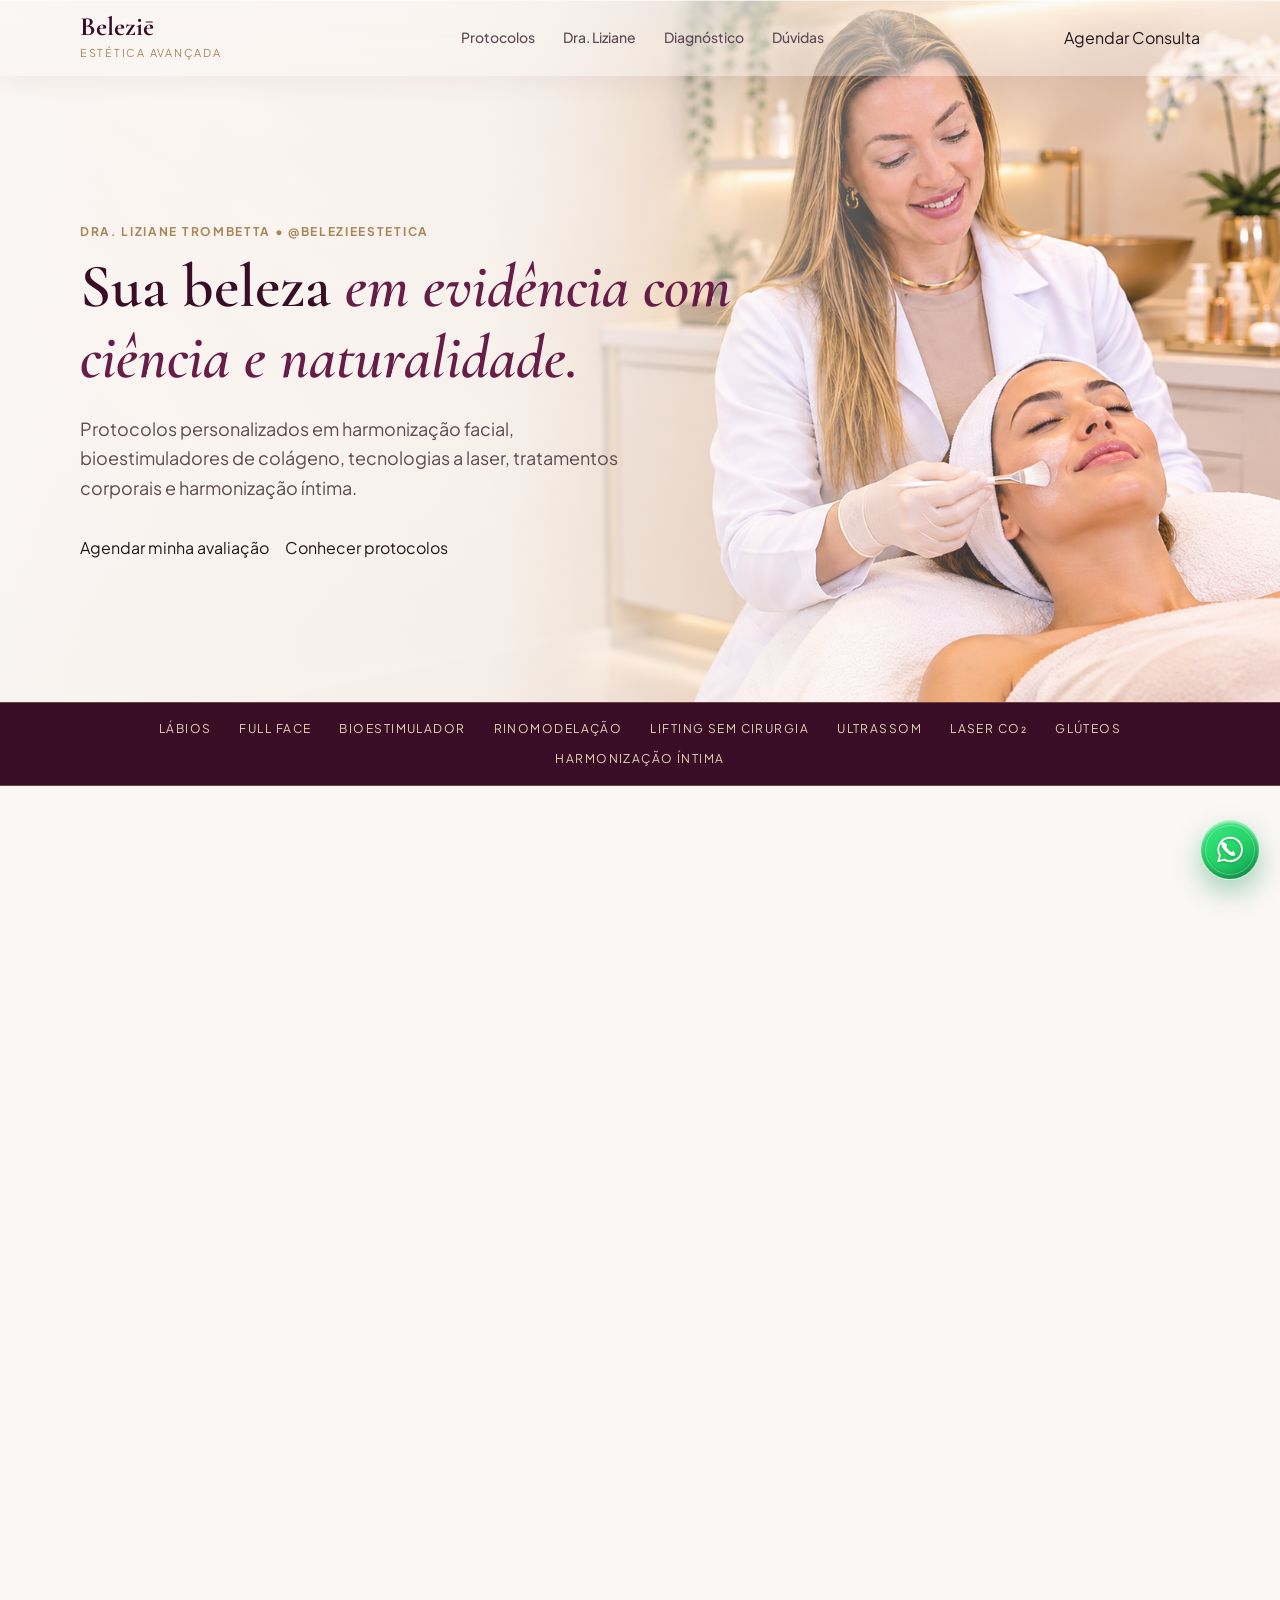
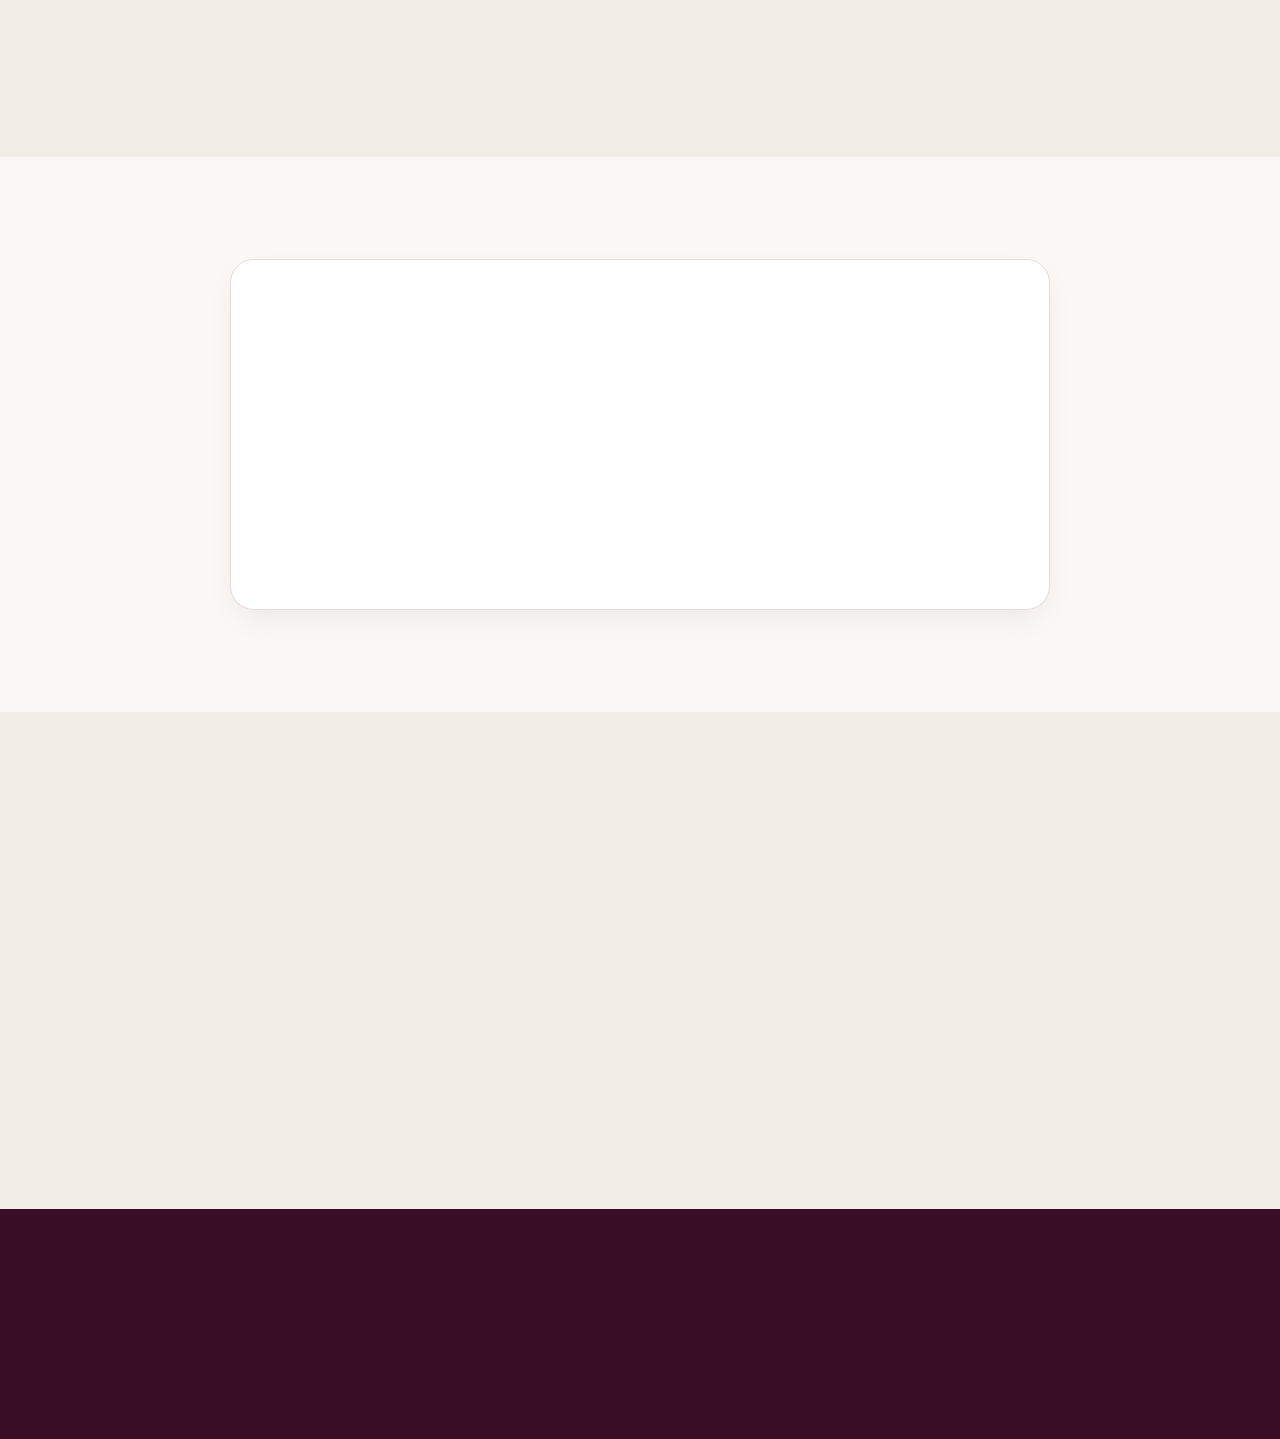
<file: index.html>
<!DOCTYPE html>
<html lang="pt-BR">
<head>
  <meta charset="UTF-8" />
  <meta name="viewport" content="width=device-width, initial-scale=1.0" />
  <meta name="theme-color" content="#3A0D27" />
  <title>Beleziē Estética Avançada | Dra. Liziane Trombetta</title>
  <meta name="description" content="Sua beleza em evidência. Tratamentos faciais e corporais, bioestimuladores, lasers, depilação a laser e harmonização íntima com a Dra. Liziane Trombetta." />

  <link rel="icon" type="image/svg+xml" href="assets/icons/favicon.svg" />
  <link rel="preconnect" href="https://fonts.googleapis.com" />
  <link rel="preconnect" href="https://fonts.gstatic.com" crossorigin />
  <link href="https://fonts.googleapis.com/css2?family=Cormorant+Garamond:ital,wght@0,500;0,600;0,700;1,500&family=Plus+Jakarta+Sans:wght@400;500;600;700&display=swap" rel="stylesheet" />

  <link rel="stylesheet" href="css/tokens.css" />
  <link rel="stylesheet" href="css/base.css" />
  <link rel="stylesheet" href="css/sections.css" />
  <link rel="stylesheet" href="css/components.css" />
  <style>
    /* =====================================================================
       CABEÇALHO EFEITO VIDRO (GLASSMORPHISM) MOSTRANDO A PÁGINA POR BAIXO
       ===================================================================== */
    .site-header {
      position: fixed;
      top: 0;
      left: 0;
      right: 0;
      z-index: 120;
      background: linear-gradient(
        180deg,
        rgba(250, 247, 245, 0.56) 0%,
        rgba(250, 247, 245, 0.36) 100%
      );
      backdrop-filter: blur(14px) saturate(150%);
      -webkit-backdrop-filter: blur(14px) saturate(150%);
      border-bottom: 1px solid rgba(255, 255, 255, 0.55);
      box-shadow:
        inset 0 1px 0 rgba(255, 255, 255, 0.65),
        0 6px 24px rgba(58, 13, 39, 0.05);
      transition:
        background 0.3s ease,
        backdrop-filter 0.3s ease,
        -webkit-backdrop-filter 0.3s ease,
        border-color 0.3s ease,
        box-shadow 0.3s ease;
    }

    .site-header.is-scrolled {
      background: linear-gradient(
        180deg,
        rgba(250, 247, 245, 0.78) 0%,
        rgba(250, 247, 245, 0.64) 100%
      );
      backdrop-filter: blur(18px) saturate(165%);
      -webkit-backdrop-filter: blur(18px) saturate(165%);
      border-bottom: 1px solid rgba(255, 255, 255, 0.7);
      box-shadow:
        inset 0 1px 0 rgba(255, 255, 255, 0.8),
        0 8px 28px rgba(58, 13, 39, 0.08);
    }

    @supports not ((backdrop-filter: blur(1px)) or (-webkit-backdrop-filter: blur(1px))) {
      .site-header {
        background: rgba(250, 247, 245, 0.88);
      }
      .site-header.is-scrolled {
        background: rgba(250, 247, 245, 0.95);
      }
    }

    .hero {
      padding-top: calc(clamp(3rem, 6vw, 5rem) + 76px);
    }

  </style>
</head>
<body>
  <!-- HEADER -->
  <header class="site-header">
    <div class="container header-inner">
      <a href="#inicio" class="brand">
        <span class="brand-name">Beleziē</span>
        <span class="brand-sub">Estética Avançada</span>
      </a>

      <nav class="main-nav" aria-label="Navegação principal">
        <a href="#protocolos">Protocolos</a>
        <a href="#doutora">Dra. Liziane</a>
        <a href="#diagnostico">Diagnóstico</a>
        <a href="#duvidas">Dúvidas</a>
      </nav>

      <a href="https://wa.me/5549999669010?text=Ol%C3%A1%21%20Gostaria%20de%20agendar%20minha%20consulta%20na%20Belezi%C3%A3."
         target="_blank" rel="noopener noreferrer" class="btn btn-gold">
        Agendar Consulta
      </a>
    </div>
  </header>

  <main id="inicio">
    <!-- HERO -->
    <section class="hero">
      <img
        class="hero-background"
        src="assets/img/Tratamento%20Facial%20em%20Spa%20Elegante.png"
        alt="Profissional realizando tratamento facial em uma cliente em clínica de estética"
        fetchpriority="high"
      />
      <div class="container hero-grid">
        <div class="hero-content">
          <span class="eyebrow">Dra. Liziane Trombetta • @belezieestetica</span>
          <h1 id="hero-headline">
            Sua beleza
            <em>em evidência com ciência e naturalidade.</em>
          </h1>
          <p class="hero-lead">
            Protocolos personalizados em harmonização facial, bioestimuladores de colágeno, tecnologias a laser, tratamentos corporais e harmonização íntima.
          </p>
          <div class="hero-actions">
            <a href="https://wa.me/5549999669010?text=Ol%C3%A1%2C%20Dra.%20Liziane%21%20Quero%20agendar%20uma%20avalia%C3%A7%C3%A3o%20personalizada."
               target="_blank" rel="noopener noreferrer" class="btn btn-primary">
              Agendar minha avaliação
            </a>
            <a href="#protocolos" class="btn btn-outline">Conhecer protocolos</a>
          </div>
        </div>
      </div>
    </section>

    <!-- FAIXA DE ESPECIALIDADES -->
    <section class="highlights-strip" aria-label="Destaques da clínica">
      <div class="container strip-list">
        <span>Lábios</span>
        <span>Full Face</span>
        <span>Bioestimulador</span>
        <span>Rinomodelação</span>
        <span>Lifting sem Cirurgia</span>
        <span>Ultrassom</span>
        <span>Laser CO₂</span>
        <span>Glúteos</span>
        <span>Harmonização Íntima</span>
      </div>
    </section>

    <!-- PROTOCOLOS -->
    <section id="protocolos" class="section">
      <div class="container">
        <div class="section-header">
          <span class="eyebrow">Protocolos Exclusivos</span>
          <h2>A autoestima mora nos detalhes</h2>
          <p>Selecione uma área de interesse para conhecer os tratamentos indicados e iniciar seu atendimento.</p>
        </div>

        <div class="filter-tabs" role="tablist">
          <button class="tab-btn active" data-filter="all">Todos</button>
          <button class="tab-btn" data-filter="facial">Facial &amp; Contorno</button>
          <button class="tab-btn" data-filter="colageno">Colágeno &amp; Laser</button>
          <button class="tab-btn" data-filter="corporal">Corporal &amp; Íntima</button>
          <button class="tab-btn" data-filter="masculino">Masculino &amp; Capilar</button>
        </div>

        <div id="protocols-grid" class="protocols-grid"></div>
      </div>
    </section>

    <!-- SOBRE A DOUTORA -->
    <section id="doutora" class="section section-alt">
      <div class="container doctor-grid">
        <div class="doctor-card-visual">
          <img src="assets/img/doutora.png" alt="Dra. Liziane Trombetta no consultório Beleziē" loading="lazy" />
        </div>
        <div class="doctor-copy">
          <span class="eyebrow">Planejamento Individualizado</span>
          <h2>Dra. Liziane Trombetta</h2>
          <p>
            Cada rosto e cada pele contam uma história única. Antes de qualquer procedimento, realizamos um mapeamento detalhado para indicar exatamente o que promove firmeza, viço e equilíbrio — sem exageros.
          </p>
          <ul class="check-list">
            <li>Tecnologias de ponta como Laser de CO₂, Ultrassom e Depilação a Laser</li>
            <li>Protocolos estratégicos de preparo de pele (Skin Reset)</li>
            <li>Atendimento acolhedor, ético e focado em resultados naturais</li>
          </ul>
          <a href="https://wa.me/5549999669010?text=Ol%C3%A1%21%20Gostaria%20de%20conversar%20com%20a%20equipe%20da%20Dra.%20Liziane."
             target="_blank" rel="noopener noreferrer" class="btn btn-primary">
            Falar com a clínica no WhatsApp
          </a>
        </div>
      </div>
    </section>

    <!-- DIAGNÓSTICO INTERATIVO -->
    <section id="diagnostico" class="section">
      <div class="container">
        <div class="quiz-box">
          <span class="eyebrow">Orientação Inicial</span>
          <h2>Qual é o principal objetivo da sua pele hoje?</h2>
          <p>Escolha uma opção abaixo para receber uma sugestão de protocolo e enviar diretamente para o nosso WhatsApp:</p>
          <div id="quiz-options" class="quiz-options"></div>
          <div id="quiz-result" class="quiz-result" hidden></div>
        </div>
      </div>
    </section>

    <!-- FAQ -->
    <section id="duvidas" class="section section-alt">
      <div class="container faq-wrap">
        <div class="section-header">
          <span class="eyebrow">Dúvidas Frequentes</span>
          <h2>Transparência antes de cada etapa</h2>
        </div>

        <details class="faq-item" open>
          <summary>A harmonização facial deixa o rosto artificial?</summary>
          <p>Não. O objetivo na Beleziē é respeitar seus traços naturais, devolvendo sustentação e harmonia nos pequenos detalhes para que você se reconheça no espelho com aspecto descansado.</p>
        </details>

        <details class="faq-item">
          <summary>Vocês atendem o público masculino?</summary>
          <p>Sim. Realizamos harmonização facial masculina com foco em estrutura e discrição, além de tratamentos capilares para calvície e Laser de CO₂ na região da barba.</p>
        </details>

        <details class="faq-item">
          <summary>Quando devo iniciar o preparo da pele para eventos ou festas?</summary>
          <p>O ideal é iniciar com antecedência através de protocolos como o Skin Reset e bioestimuladores, dando tempo para o colágeno responder e a pele atingir o máximo viço.</p>
        </details>
      </div>
    </section>
  </main>

  <!-- FOOTER -->
  <footer class="site-footer">
    <div class="container footer-inner">
      <div>
        <strong class="brand-name">Beleziē Estética Avançada</strong>
        <p>Dra. Liziane Trombetta • Sua beleza em evidência</p>
      </div>
      <div class="footer-contact">
        <strong>Endereço</strong>
        <address>
          <a href="https://www.google.com/maps/search/?api=1&amp;query=Av.%20Nereu%20Ramos%2C%201420E%20%E2%80%94%20Centro%2C%20Chapec%C3%B3%20-%20SC"
             target="_blank" rel="noopener noreferrer">
            Av. Nereu Ramos, 1420E — Centro,<br />Chapecó - SC
          </a>
        </address>
        <strong>Horário de atendimento</strong>
        <p>Seg. a sex.: 8h às 20h<br />Sáb.: 8h às 12h</p>
      </div>
      <div class="footer-links">
        <a href="https://www.instagram.com/belezieestetica/" target="_blank" rel="noopener noreferrer">@belezieestetica</a>
        <a href="https://wa.me/5549999669010" target="_blank" rel="noopener noreferrer">(49) 99966-9010</a>
        <a href="politica-privacidade.html">Privacidade</a>
        <a href="termos-uso.html">Termos</a>
      </div>
    </div>
  </footer>

  <script src="js/protocols.js"></script>
  <script src="js/diagnosis-quiz.js"></script>
  <script src="js/main.js"></script>

  <script>
    /* =====================================================================
       CONTROLE DO CABEÇALHO EM VIDRO AO ROLAR A PÁGINA
       ===================================================================== */
    document.addEventListener("DOMContentLoaded", () => {
      const header = document.querySelector(".site-header");
      const atualizarHeader = () => {
        if (!header) return;
        header.classList.toggle("is-scrolled", window.scrollY > 36);
      };
      atualizarHeader();
      window.addEventListener("scroll", atualizarHeader, { passive: true });
    });

  </script>
</body>
</html>
</file>
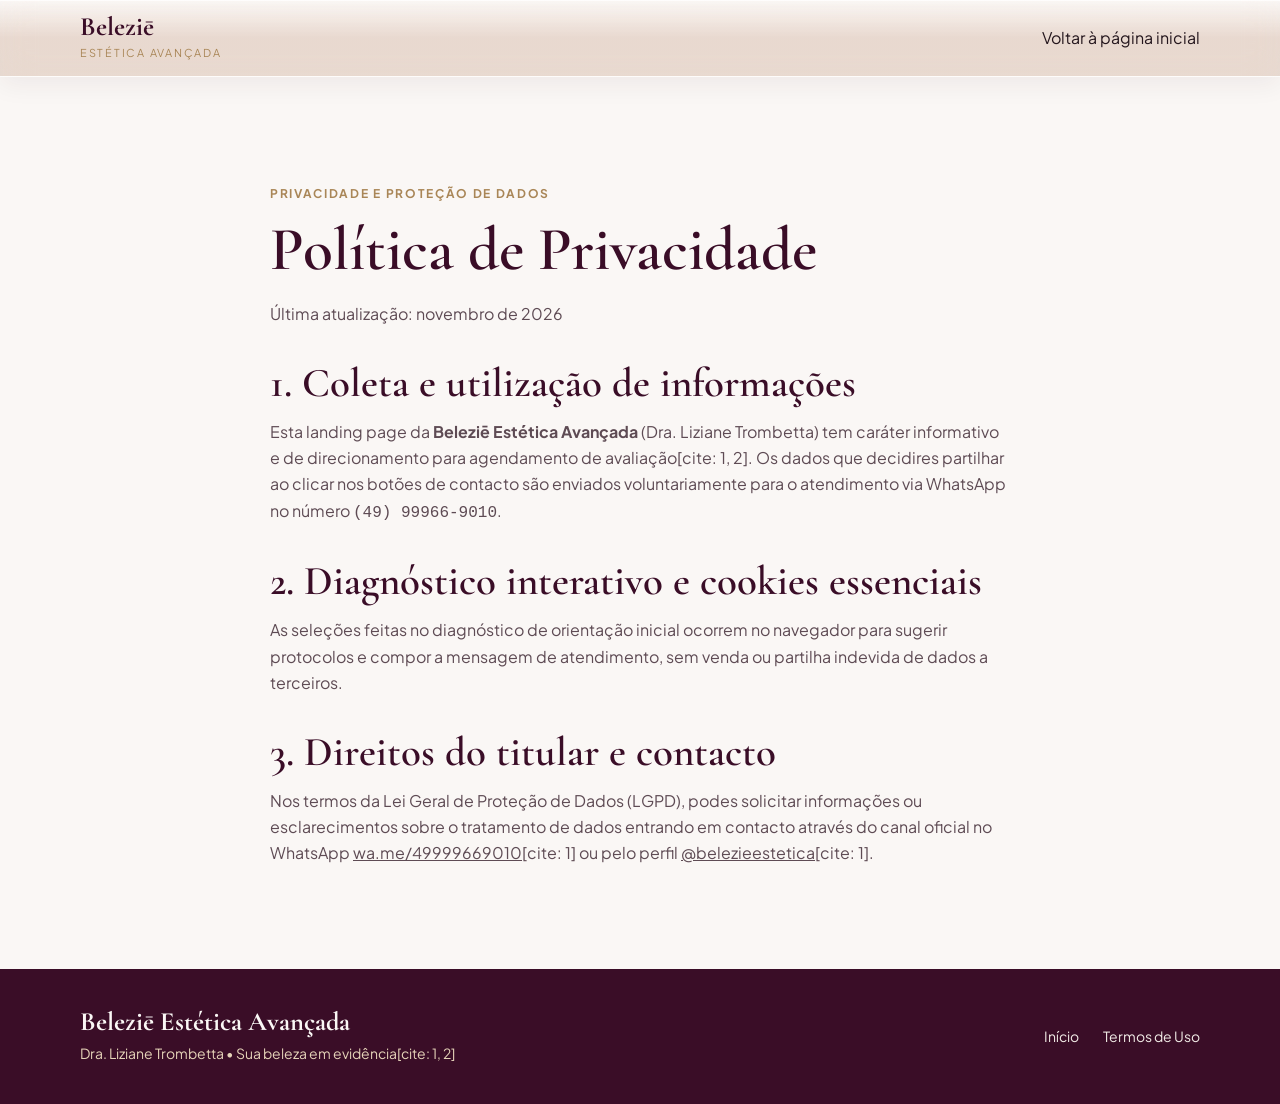
<file: politica-privacidade.html>
<!DOCTYPE html>
<html lang="pt-PT">
<head>
  <meta charset="UTF-8" />
  <meta name="viewport" content="width=device-width, initial-scale=1.0" />
  <meta name="theme-color" content="#3A0D27" />
  <title>Política de Privacidade | Beleziē Estética Avançada</title>
  <link rel="icon" type="image/svg+xml" href="assets/icons/favicon.svg" />
  <link rel="preconnect" href="https://fonts.googleapis.com" />
  <link rel="preconnect" href="https://fonts.gstatic.com" crossorigin />
  <link href="https://fonts.googleapis.com/css2?family=Cormorant+Garamond:wght@600;700&family=Plus+Jakarta+Sans:wght@400;500;600;700&display=swap" rel="stylesheet" />
  <link rel="stylesheet" href="css/tokens.css" />
  <link rel="stylesheet" href="css/base.css" />
  <link rel="stylesheet" href="css/sections.css" />
  <link rel="stylesheet" href="css/components.css" />
</head>
<body>
  <header class="site-header">
    <div class="container header-inner">
      <a href="index.html" class="brand">
        <span class="brand-name">Beleziē</span>
        <span class="brand-sub">Estética Avançada</span>
      </a>
      <a href="index.html" class="btn btn-outline">Voltar à página inicial</a>
    </div>
  </header>

  <main class="section">
    <div class="container" style="max-width: 820px;">
      <span class="eyebrow">Privacidade e Proteção de Dados</span>
      <h1>Política de Privacidade</h1>
      <p style="margin-top: 1rem;">Última atualização: novembro de 2026</p>

      <h2 style="margin-top: 2rem;">1. Coleta e utilização de informações</h2>
      <p style="margin-top: 0.75rem;">
        Esta landing page da <strong>Beleziē Estética Avançada</strong> (Dra. Liziane Trombetta) tem caráter informativo e de direcionamento para agendamento de avaliação[cite: 1, 2]. Os dados que decidires partilhar ao clicar nos botões de contacto são enviados voluntariamente para o atendimento via WhatsApp no número <code>(49) 99966-9010</code>.
      </p>

      <h2 style="margin-top: 2rem;">2. Diagnóstico interativo e cookies essenciais</h2>
      <p style="margin-top: 0.75rem;">
        As seleções feitas no diagnóstico de orientação inicial ocorrem no navegador para sugerir protocolos e compor a mensagem de atendimento, sem venda ou partilha indevida de dados a terceiros.
      </p>

      <h2 style="margin-top: 2rem;">3. Direitos do titular e contacto</h2>
      <p style="margin-top: 0.75rem;">
        Nos termos da Lei Geral de Proteção de Dados (LGPD), podes solicitar informações ou esclarecimentos sobre o tratamento de dados entrando em contacto através do canal oficial no WhatsApp <a href="https://wa.me/5549999669010" target="_blank" rel="noopener noreferrer" style="text-decoration: underline;">wa.me/49999669010</a>[cite: 1] ou pelo perfil <a href="https://www.instagram.com/belezieestetica/" target="_blank" rel="noopener noreferrer" style="text-decoration: underline;">@belezieestetica</a>[cite: 1].
      </p>
    </div>
  </main>

  <footer class="site-footer">
    <div class="container footer-inner">
      <div>
        <strong class="brand-name">Beleziē Estética Avançada</strong>
        <p>Dra. Liziane Trombetta • Sua beleza em evidência[cite: 1, 2]</p>
      </div>
      <div class="footer-links">
        <a href="index.html">Início</a>
        <a href="termos-uso.html">Termos de Uso</a>
      </div>
    </div>
  </footer>
</body>
</html>
</file>
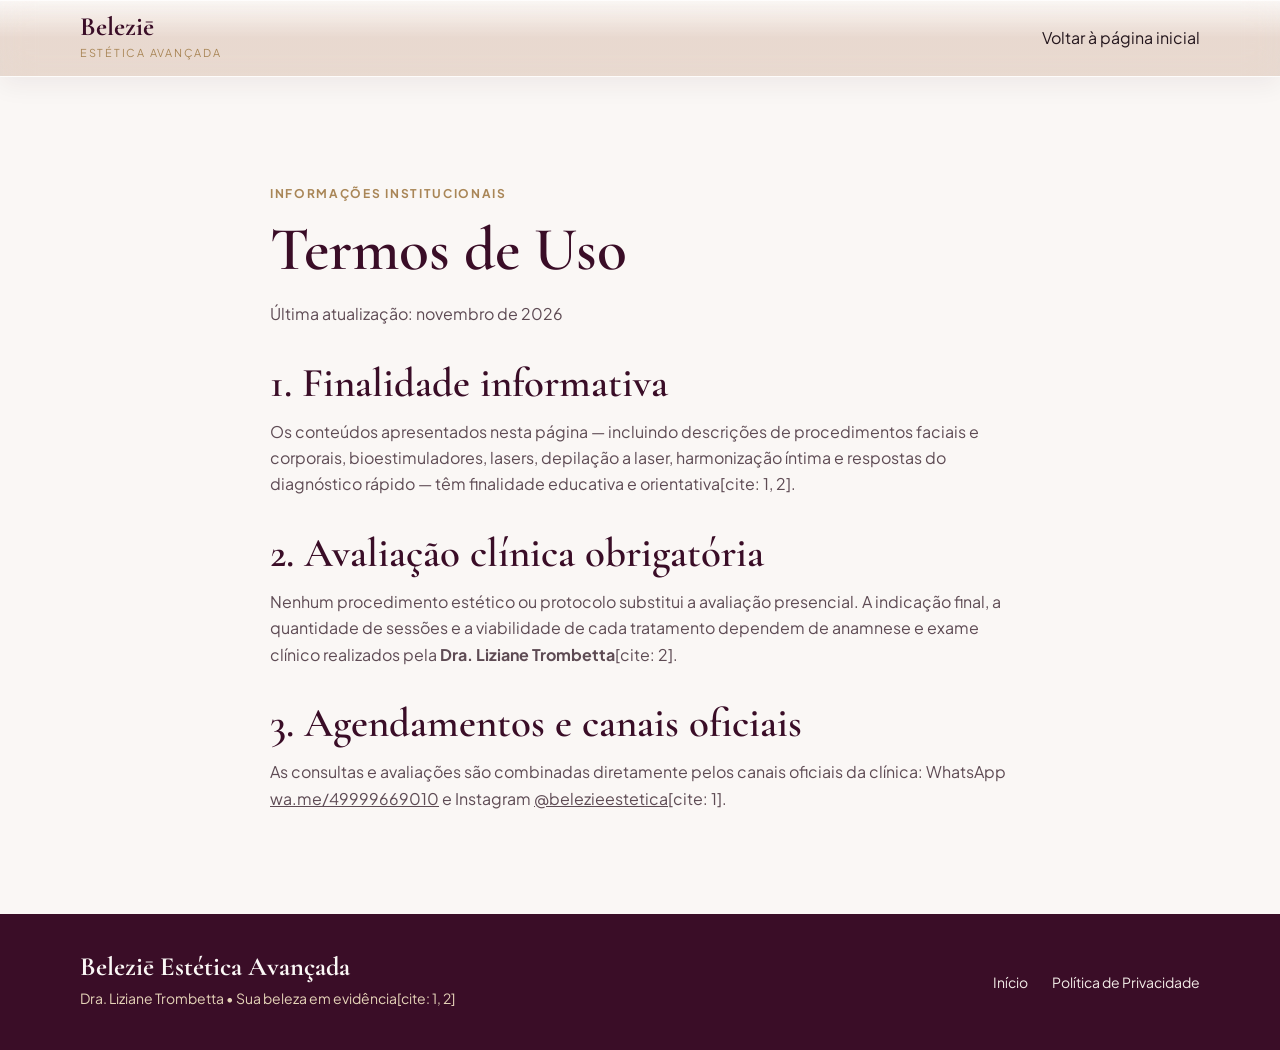
<file: termos-uso.html>
<!DOCTYPE html>
<html lang="pt-PT">
<head>
  <meta charset="UTF-8" />
  <meta name="viewport" content="width=device-width, initial-scale=1.0" />
  <meta name="theme-color" content="#3A0D27" />
  <title>Termos de Uso | Beleziē Estética Avançada</title>
  <link rel="icon" type="image/svg+xml" href="assets/icons/favicon.svg" />
  <link rel="preconnect" href="https://fonts.googleapis.com" />
  <link rel="preconnect" href="https://fonts.gstatic.com" crossorigin />
  <link href="https://fonts.googleapis.com/css2?family=Cormorant+Garamond:wght@600;700&family=Plus+Jakarta+Sans:wght@400;500;600;700&display=swap" rel="stylesheet" />
  <link rel="stylesheet" href="css/tokens.css" />
  <link rel="stylesheet" href="css/base.css" />
  <link rel="stylesheet" href="css/sections.css" />
  <link rel="stylesheet" href="css/components.css" />
</head>
<body>
  <header class="site-header">
    <div class="container header-inner">
      <a href="index.html" class="brand">
        <span class="brand-name">Beleziē</span>
        <span class="brand-sub">Estética Avançada</span>
      </a>
      <a href="index.html" class="btn btn-outline">Voltar à página inicial</a>
    </div>
  </header>

  <main class="section">
    <div class="container" style="max-width: 820px;">
      <span class="eyebrow">Informações Institucionais</span>
      <h1>Termos de Uso</h1>
      <p style="margin-top: 1rem;">Última atualização: novembro de 2026</p>

      <h2 style="margin-top: 2rem;">1. Finalidade informativa</h2>
      <p style="margin-top: 0.75rem;">
        Os conteúdos apresentados nesta página — incluindo descrições de procedimentos faciais e corporais, bioestimuladores, lasers, depilação a laser, harmonização íntima e respostas do diagnóstico rápido — têm finalidade educativa e orientativa[cite: 1, 2].
      </p>

      <h2 style="margin-top: 2rem;">2. Avaliação clínica obrigatória</h2>
      <p style="margin-top: 0.75rem;">
        Nenhum procedimento estético ou protocolo substitui a avaliação presencial. A indicação final, a quantidade de sessões e a viabilidade de cada tratamento dependem de anamnese e exame clínico realizados pela <strong>Dra. Liziane Trombetta</strong>[cite: 2].
      </p>

      <h2 style="margin-top: 2rem;">3. Agendamentos e canais oficiais</h2>
      <p style="margin-top: 0.75rem;">
        As consultas e avaliações são combinadas diretamente pelos canais oficiais da clínica: WhatsApp <a href="https://wa.me/5549999669010" target="_blank" rel="noopener noreferrer" style="text-decoration: underline;">wa.me/49999669010</a> e Instagram <a href="https://www.instagram.com/belezieestetica/" target="_blank" rel="noopener noreferrer" style="text-decoration: underline;">@belezieestetica</a>[cite: 1].
      </p>
    </div>
  </main>

  <footer class="site-footer">
    <div class="container footer-inner">
      <div>
        <strong class="brand-name">Beleziē Estética Avançada</strong>
        <p>Dra. Liziane Trombetta • Sua beleza em evidência[cite: 1, 2]</p>
      </div>
      <div class="footer-links">
        <a href="index.html">Início</a>
        <a href="politica-privacidade.html">Política de Privacidade</a>
      </div>
    </div>
  </footer>
</body>
</html>
</file>
<file: css/tokens.css>
:root {
  /* Paleta Institucional Beleziē */
  --color-bordo-900: #3A0D27;
  --color-bordo-800: #4F1436;
  --color-bordo-700: #681D48;
  --color-bordo-100: #F4E8EE;

  --color-gold-600: #A98657;
  --color-gold-500: #C8A97E;
  --color-gold-300: #E5D3B8;

  --color-cream-50: #FAF7F5;
  --color-cream-100: #F2ECE7;
  --color-nude-200: #EADCD5;
  --color-surface: #FFFFFF;

  --color-text-primary: #24161D;
  --color-text-secondary: #5E4B54;
  --color-text-light: #FAF7F5;

  /* Tipografia */
  --font-display: 'Cormorant Garamond', Georgia, serif;
  --font-sans: 'Plus Jakarta Sans', -apple-system, BlinkMacSystemFont, sans-serif;

  /* Escala Fluida */
  --text-xs: 0.75rem;
  --text-sm: 0.875rem;
  --text-base: 1rem;
  --text-lg: 1.125rem;
  --text-xl: clamp(1.35rem, 2vw, 1.75rem);
  --text-2xl: clamp(1.85rem, 3.2vw, 2.75rem);
  --text-hero: clamp(2.4rem, 4.8vw, 4.1rem);

  /* Espaçamento e Bordas */
  --container-max: 1200px;
  --radius-sm: 8px;
  --radius-md: 16px;
  --radius-lg: 24px;
  --radius-pill: 999px;

  /* Sombras */
  --shadow-soft: 0 12px 32px -8px rgba(58, 13, 39, 0.08);
  --shadow-card: 0 18px 40px -12px rgba(58, 13, 39, 0.14);
  --transition: 0.28s cubic-bezier(0.22, 1, 0.36, 1);
}
</file>
<file: css/base.css>
*,
*::before,
*::after {
  box-sizing: border-box;
  margin: 0;
  padding: 0;
}

html {
  scroll-behavior: smooth;
  font-size: 16px;
}

body {
  font-family: var(--font-sans);
  font-size: var(--text-base);
  line-height: 1.65;
  color: var(--color-text-primary);
  background-color: var(--color-cream-50);
  -webkit-font-smoothing: antialiased;
  overflow-x: hidden;
}

img {
  display: block;
  max-width: 100%;
  height: auto;
}

a {
  color: inherit;
  text-decoration: none;
}

button {
  font-family: inherit;
  cursor: pointer;
  border: none;
  background: none;
}

:focus-visible {
  outline: 2px solid var(--color-gold-500);
  outline-offset: 3px;
}

.container {
  width: 100%;
  max-width: var(--container-max);
  margin-inline: auto;
  padding-inline: clamp(1.25rem, 4vw, 2.5rem);
}

.section {
  padding-block: clamp(4.5rem, 8vw, 7rem);
}

.section-alt {
  background-color: var(--color-cream-100);
}

.section-header {
  max-width: 680px;
  margin-inline: auto;
  text-align: center;
  margin-bottom: clamp(2.5rem, 4vw, 3.5rem);
}

.eyebrow {
  display: inline-block;
  font-size: var(--text-xs);
  font-weight: 700;
  letter-spacing: 0.14em;
  text-transform: uppercase;
  color: var(--color-gold-600);
  margin-bottom: 0.65rem;
}

h1,
h2,
h3 {
  font-family: var(--font-display);
  font-weight: 600;
  line-height: 1.15;
  color: var(--color-bordo-900);
}

h1 {
  font-size: var(--text-hero);
}

h2 {
  font-size: var(--text-2xl);
  margin-bottom: 0.75rem;
}

h3 {
  font-size: var(--text-xl);
}

p {
  color: var(--color-text-secondary);
}
</file>
<file: css/sections.css>
/* HEADER */
.site-header {
  position: sticky;
  top: 0;
  z-index: 100;
  background: linear-gradient(
    180deg,
    rgba(250, 247, 245, 0.185) 0%,
    #a5714f38 50%
  );
  backdrop-filter: blur(16px) saturate(160%);
  -webkit-backdrop-filter: blur(16px) saturate(160%);
  border-bottom: 1px solid rgba(255, 255, 255, 0.55);
  box-shadow:
    inset 0 1px 0 rgba(255, 255, 255, 0.72),
    0 8px 24px rgba(58, 13, 39, 0.06);
}

.header-inner {
  display: flex;
  align-items: center;
  justify-content: space-between;
  gap: 1.5rem;
  min-height: 76px;
}

.brand {
  display: flex;
  flex-direction: column;
}

.brand-name {
  font-family: var(--font-display);
  font-size: 1.65rem;
  font-weight: 700;
  line-height: 1;
  color: var(--color-bordo-900);
}

.brand-sub {
  font-size: 0.68rem;
  letter-spacing: 0.16em;
  text-transform: uppercase;
  color: var(--color-gold-600);
  margin-top: 0.2rem;
}

.main-nav {
  display: flex;
  align-items: center;
  gap: 1.75rem;
  font-size: var(--text-sm);
  font-weight: 500;
  color: var(--color-text-secondary);
}

.main-nav a:hover {
  color: var(--color-bordo-800);
}

/* HERO */
.hero {
  position: relative;
  isolation: isolate;
  display: flex;
  align-items: center;
  min-height: clamp(620px, 78vh, 850px);
  overflow: hidden;
  padding-block: clamp(3rem, 6vw, 5rem);
  background-color: var(--color-cream-100);
}

.hero-background {
  position: absolute;
  z-index: 0;
  inset: 0;
  width: 100%;
  height: 100%;
  object-fit: cover;
  object-position: center;
}

.hero::before {
  position: absolute;
  z-index: 1;
  inset: 0;
  content: "";
  background: linear-gradient(
    90deg,
    rgba(250, 247, 245, 0.96) 0%,
    rgba(250, 247, 245, 0.88) 38%,
    rgba(250, 247, 245, 0.24) 72%,
    rgba(250, 247, 245, 0.08) 100%
  );
}

.hero-grid {
  position: relative;
  z-index: 2;
  display: grid;
  grid-template-columns: minmax(0, 1fr);
  align-items: center;
}

.hero-content {
  max-width: 680px;
}

.hero-content h1 em {
  font-style: italic;
  color: var(--color-bordo-700);
}

.hero-lead {
  margin-top: 1.25rem;
  font-size: var(--text-lg);
  max-width: 540px;
}

.hero-actions {
  display: flex;
  flex-wrap: wrap;
  gap: 1rem;
  margin-top: 2rem;
}

/* FAIXA DE ESPECIALIDADES */
.highlights-strip {
  background-color: var(--color-bordo-900);
  color: var(--color-cream-50);
  padding-block: 1rem;
  border-top: 1px solid rgba(200, 169, 126, 0.35);
  border-bottom: 1px solid rgba(200, 169, 126, 0.35);
}

.strip-list {
  display: flex;
  flex-wrap: wrap;
  justify-content: center;
  gap: 0.65rem 1.75rem;
  font-size: var(--text-xs);
  letter-spacing: 0.12em;
  text-transform: uppercase;
  color: var(--color-gold-300);
}

/* PROTOCOLOS */
.protocols-grid {
  display: grid;
  grid-template-columns: repeat(auto-fit, minmax(270px, 1fr));
  gap: 1.5rem;
}

/* SOBRE A DOUTORA */
.doctor-grid {
  display: grid;
  grid-template-columns: 0.85fr 1.15fr;
  align-items: center;
  gap: clamp(2.5rem, 5vw, 4.5rem);
}

.doctor-card-visual {
  border-radius: var(--radius-lg);
  overflow: hidden;
  aspect-ratio: 3 / 4;
  max-width: 410px;
  box-shadow: var(--shadow-soft);
  border: 1px solid var(--color-nude-200);
}

.doctor-card-visual img {
  width: 100%;
  height: 100%;
  object-fit: cover;
  object-position: top center;
}

.doctor-copy p {
  margin-bottom: 1.25rem;
}

.check-list {
  list-style: none;
  display: grid;
  gap: 0.65rem;
  margin-bottom: 2rem;
  color: var(--color-text-primary);
  font-size: var(--text-sm);
}

.check-list li::before {
  content: '✦';
  color: var(--color-gold-600);
  margin-right: 0.6rem;
}

/* DIAGNÓSTICO E FAQ */
.quiz-box {
  max-width: 820px;
  margin-inline: auto;
  background-color: var(--color-surface);
  border: 1px solid var(--color-nude-200);
  border-radius: var(--radius-lg);
  padding: clamp(2rem, 4vw, 3rem);
  box-shadow: var(--shadow-soft);
  text-align: center;
}

.faq-wrap {
  max-width: 780px;
}

/* FOOTER */
.site-footer {
  background-color: var(--color-bordo-900);
  color: var(--color-cream-100);
  padding-block: 2.5rem;
}

.footer-inner {
  display: flex;
  flex-wrap: wrap;
  align-items: center;
  justify-content: space-between;
  gap: 1.5rem;
}

.site-footer .brand-name {
  color: var(--color-cream-50);
}

.site-footer p {
  color: var(--color-gold-300);
  font-size: var(--text-sm);
  margin-top: 0.25rem;
}

.footer-contact {
  display: grid;
  gap: 0.3rem;
  max-width: 22rem;
  font-size: var(--text-sm);
}

.footer-contact strong {
  color: var(--color-cream-50);
}

.footer-contact address {
  font-style: normal;
  line-height: 1.55;
}

.footer-contact a {
  color: inherit;
}

.footer-contact a:hover {
  color: var(--color-gold-300);
}

.footer-contact p {
  margin: 0;
}

.footer-links {
  display: flex;
  flex-wrap: wrap;
  gap: 1.5rem;
  font-size: var(--text-sm);
  color: var(--color-cream-100);
}

.footer-links a:hover {
  color: var(--color-gold-300);
}

/* RESPONSIVIDADE */
@media (max-width: 900px) {
  .main-nav {
    display: none;
  }

  .hero-grid,
  .doctor-grid {
    grid-template-columns: 1fr;
  }

  .doctor-card-visual {
    margin-inline: auto;
  }
}

@media (max-width: 600px) {
  .hero-background {
    object-position: 68% center;
  }

  .hero::before {
    background: linear-gradient(
      90deg,
      rgba(250, 247, 245, 0.97) 0%,
      rgba(250, 247, 245, 0.9) 58%,
      rgba(250, 247, 245, 0.68) 100%
    );
  }
}
</file>
<file: css/components.css>
/* CARTÕES DE PROTOCOLOS */
.protocol-card {
  position: relative;
  overflow: hidden;
  display: flex;
  flex-direction: column;
  justify-content: space-between;
  background-color: var(--color-surface);
  border: 1px solid var(--color-nude-200);
  border-radius: var(--radius-md);
  padding: 1.65rem;
  box-shadow: var(--shadow-soft);
  transform-style: preserve-3d;
  transition:
    transform 0.45s cubic-bezier(0.2, 0.75, 0.25, 1),
    border-color var(--transition),
    box-shadow var(--transition);
}

/* Conteúdo acima da imagem e do overlay */
.protocol-card__content {
  position: relative;
  z-index: 2;
  display: flex;
  flex-direction: column;
  height: 100%;
  transform-style: preserve-3d;
}

/* Imagem de fundo do card */
.protocol-card__bg {
  position: absolute;
  inset: 0;
  width: 100%;
  height: 100%;
  object-fit: cover;
  object-position: center 35%;
  z-index: 0;
  transition:
    transform 0.55s cubic-bezier(0.2, 0.75, 0.25, 1),
    filter 0.4s ease;
}

/* Camada sobreposta para legibilidade perfeita do texto */
.protocol-card__overlay {
  position: absolute;
  inset: 0;
  z-index: 1;
  background: linear-gradient(
    180deg,
    rgba(250, 247, 245, 0.78) 0%,
    rgba(250, 247, 245, 0.90) 55%,
    rgba(250, 247, 245, 0.96) 100%
  );
  backdrop-filter: blur(1.5px);
  transition: opacity 0.35s ease;
}

.protocol-card__content > :not(.btn-card):not(h3) {
  transform: translateZ(20px);
  transition:
    opacity 0.3s ease,
    filter 0.4s ease,
    transform 0.4s ease;
}

.protocol-card--has-media .protocol-badge {
  background-color: var(--color-surface);
  border: 1px solid var(--color-nude-200);
}

.protocol-card--has-media .btn-card {
  background-color: var(--color-surface);
  border: 1px solid var(--color-nude-200);
}

.protocol-card--has-media .btn-card:hover {
  background-color: var(--color-bordo-800);
  border-color: var(--color-bordo-800);
  color: var(--color-cream-50);
}

.protocol-card__content h3 {
  margin: 0;
  transition: color 0.3s ease, text-shadow 0.3s ease;
}

.protocol-badge {
  align-self: flex-start;
  font-size: 0.7rem;
  font-weight: 700;
  letter-spacing: 0.1em;
  text-transform: uppercase;
  color: var(--color-bordo-800);
  background-color: var(--color-bordo-100);
  padding: 0.3rem 0.75rem;
  border-radius: var(--radius-pill);
  margin-bottom: 1rem;
}

.protocol-card p {
  font-size: var(--text-sm);
  margin-top: 0.65rem;
}

.protocol-meta {
  margin-top: auto;
  padding-top: 0.9rem;
  border-top: 1px solid rgba(94, 75, 84, 0.18);
  font-size: var(--text-xs);
  font-weight: 600;
  color: var(--color-gold-600);
}

.btn-card {
  position: relative;
  z-index: 3;
  margin-top: 1.25rem;
  display: inline-flex;
  align-items: center;
  justify-content: center;
  padding: 0.72rem 1.2rem;
  border-radius: var(--radius-sm);
  background-color: var(--color-cream-100);
  color: var(--color-bordo-900);
  font-size: var(--text-sm);
  font-weight: 600;
  transform: translateZ(36px);
  transition: var(--transition);
}

.btn-card:hover {
  background-color: var(--color-bordo-800);
  color: var(--color-cream-50);
}

.scroll-reveal {
  opacity: 0;
  transform: translate3d(0, 28px, 0);
  filter: blur(4px);
  transition:
    opacity 0.65s ease,
    transform 0.65s cubic-bezier(0.2, 0.75, 0.25, 1),
    filter 0.65s ease;
}

.scroll-reveal.is-visible {
  opacity: 1;
  transform: translate3d(0, 0, 0);
  filter: blur(0);
  transition-delay: var(--reveal-delay, 0ms);
}

.whatsapp-float {
  position: fixed;
  right: 20px;
  bottom: calc(20px + env(safe-area-inset-bottom, 0px));
  z-index: 999;
  display: grid;
  width: 60px;
  height: 60px;
  place-items: center;
  border: 1px solid rgba(255, 255, 255, 0.72);
  border-radius: 50%;
  color: #fff;
  background: linear-gradient(145deg, #39e984 0%, #25d366 52%, #0f9b51 100%);
  box-shadow:
    0 12px 26px rgba(18, 140, 80, 0.35),
    inset 0 2px 3px rgba(255, 255, 255, 0.58),
    inset 0 -4px 7px rgba(0, 0, 0, 0.2);
  transition: transform 0.25s ease, box-shadow 0.25s ease;
}

.whatsapp-float::before {
  position: absolute;
  inset: 4px;
  border: 1px solid rgba(255, 255, 255, 0.28);
  border-radius: inherit;
  content: "";
  pointer-events: none;
}

.whatsapp-float svg {
  width: 34px;
  height: 34px;
  filter: drop-shadow(0 1px 1px rgba(0, 0, 0, 0.18));
}

.whatsapp-float:hover {
  transform: translateY(-4px) scale(1.05);
  box-shadow:
    0 16px 30px rgba(18, 140, 80, 0.42),
    inset 0 2px 3px rgba(255, 255, 255, 0.62),
    inset 0 -4px 7px rgba(0, 0, 0, 0.2);
}

.whatsapp-float:active {
  transform: translateY(-1px) scale(0.96);
}

.whatsapp-float:focus-visible {
  outline: 3px solid var(--color-gold-500);
  outline-offset: 4px;
}

@media (prefers-reduced-motion: reduce) {
  .whatsapp-float,
  .scroll-reveal,
  .scroll-reveal.is-visible {
    transition: none;
  }

  .scroll-reveal,
  .scroll-reveal.is-visible {
    opacity: 1;
    transform: none;
    filter: none;
  }
}

@media (hover: hover) {
  .protocol-card:hover,
  .protocol-card:active {
    z-index: 5;
    transform: perspective(900px) rotateX(4deg) rotateY(-4deg) translateY(-5px) scale(1.15);
    border-color: var(--color-gold-500);
    box-shadow: var(--shadow-card);
  }

  .protocol-card:hover .protocol-card__bg,
  .protocol-card:active .protocol-card__bg {
    transform: translateZ(16px) scale(1.08);
    filter: blur(2px) brightness(0.82);
  }

  .protocol-card:hover .protocol-card__overlay,
  .protocol-card:active .protocol-card__overlay {
    background: rgba(58, 13, 39, 0.24);
  }

  .protocol-card:hover .protocol-card__content h3,
  .protocol-card:active .protocol-card__content h3 {
    color: var(--color-text-light);
    text-align: center;
    text-shadow: 0 2px 10px rgba(58, 13, 39, 0.55);
  }

  .protocol-card:hover .protocol-card__content > :not(.btn-card):not(h3),
  .protocol-card:active .protocol-card__content > :not(.btn-card):not(h3) {
    opacity: 0;
    filter: blur(8px);
    transform: translate3d(0, -10px, 20px) scale(0.97);
    pointer-events: none;
  }
}

@media (hover: none), (max-width: 600px) {
  .protocol-card:active,
  .protocol-card.is-centered {
    z-index: 5;
    transform: perspective(900px) rotateX(4deg) rotateY(-4deg) translateY(-5px) scale(1.15);
    border-color: var(--color-gold-500);
    box-shadow: var(--shadow-card);
  }

  .protocol-card:active .protocol-card__bg,
  .protocol-card.is-centered .protocol-card__bg {
    transform: translateZ(16px) scale(1.08);
    filter: blur(2px) brightness(0.82);
  }

  .protocol-card:active .protocol-card__overlay,
  .protocol-card.is-centered .protocol-card__overlay {
    background: rgba(58, 13, 39, 0.24);
  }

  .protocol-card:active .protocol-card__content h3,
  .protocol-card.is-centered .protocol-card__content h3 {
    color: var(--color-text-light);
    text-align: center;
    text-shadow: 0 2px 10px rgba(58, 13, 39, 0.55);
  }

  .protocol-card:active .protocol-card__content > :not(.btn-card):not(h3),
  .protocol-card.is-centered .protocol-card__content > :not(.btn-card):not(h3) {
    opacity: 0;
    filter: blur(8px);
    transform: translate3d(0, -10px, 20px) scale(0.97);
    pointer-events: none;
  }
}
</file>
